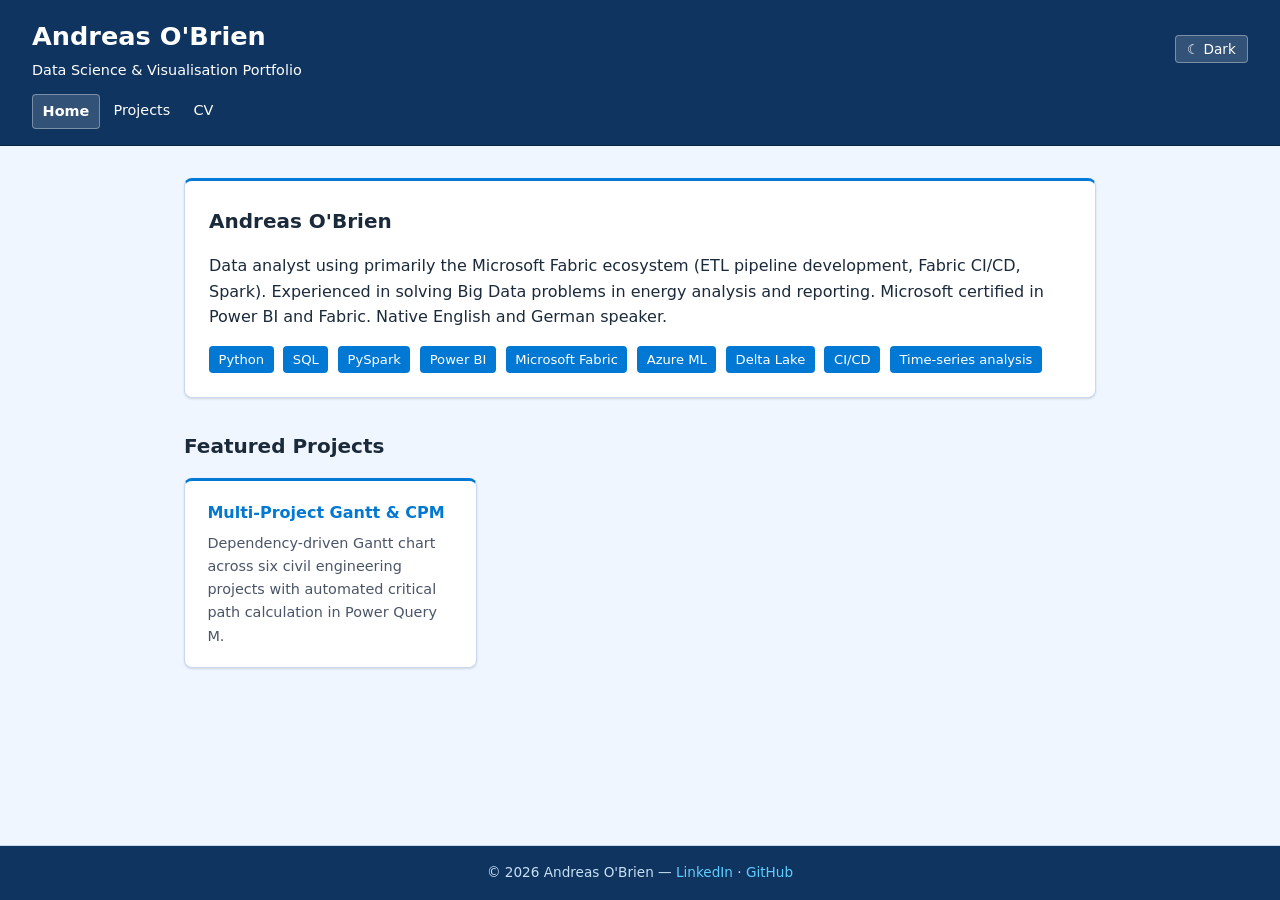
<file: index.html>
<!DOCTYPE html>
<html lang="en">
<head>
  <meta charset="UTF-8" />
  <meta name="viewport" content="width=device-width, initial-scale=1.0" />
  <title>Andreas O'Brien | Data Portfolio</title>
  <meta name="description" content="Portfolio of Andreas O'Brien — Data Analyst specialising in Microsoft Fabric, Power BI, and renewable energy analytics." />
  <link rel="stylesheet" href="assets/css/style.css" />
  <script>(function(){var t=localStorage.getItem('portfolio-theme');if(t)document.documentElement.dataset.theme=t;})()</script>
</head>
<body>
  <header>
    <div class="header-top">
      <div>
        <h1>Andreas O'Brien</h1>
        <p class="subtitle">Data Science &amp; Visualisation Portfolio</p>
      </div>
      <button id="theme-toggle" aria-label="Switch to dark mode">Theme</button>
    </div>
    <nav>
      <a href="index.html" aria-current="page">Home</a>
      <a href="projects/index.html">Projects</a>
      <a href="cv.html">CV</a>
    </nav>
  </header>

  <main>
    <section class="intro">
      <h2>Andreas O'Brien</h2>
      <p>
        Data analyst using primarily the Microsoft Fabric ecosystem (ETL pipeline development, Fabric CI/CD, Spark).
        Experienced in solving Big Data problems in energy analysis and reporting.
        Microsoft certified in Power BI and Fabric. Native English and German speaker.
      </p>
      <ul class="skills-list">
        <li>Python</li>
        <li>SQL</li>
        <li>PySpark</li>
        <li>Power BI</li>
        <li>Microsoft Fabric</li>
        <li>Azure ML</li>
        <li>Delta Lake</li>
        <li>CI/CD</li>
        <li>Time-series analysis</li>
      </ul>
    </section>

    <section class="featured">
      <h2>Featured Projects</h2>
      <div class="card-grid">
        <a class="card" href="projects/project-timelines.html">
          <h3>Multi-Project Gantt &amp; CPM</h3>
          <p>Dependency-driven Gantt chart across six civil engineering projects with automated critical path calculation in Power Query M.</p>
        </a>

      </div>
    </section>
  </main>

  <footer>
    <p>&copy; 2026 Andreas O'Brien &mdash; <a href="https://www.linkedin.com/in/andreasobrien" rel="noopener noreferrer">LinkedIn</a> &middot; <a href="https://github.com/Andrea564/portfolio" rel="noopener noreferrer">GitHub</a></p>
  </footer>
  <script src="assets/js/theme.js"></script>
</body>
</html>
</file>
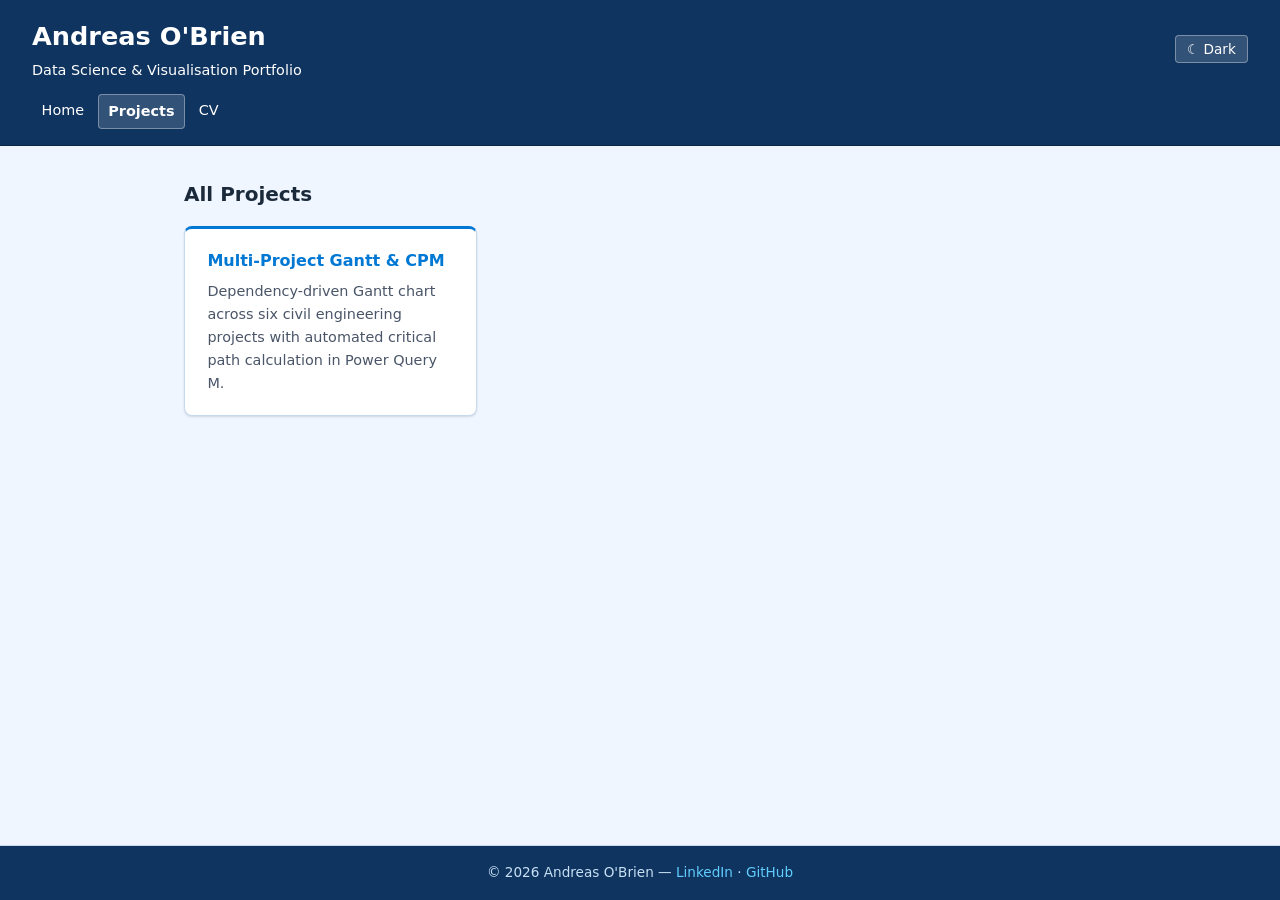
<file: projects/index.html>
<!DOCTYPE html>
<html lang="en">
<head>
  <meta charset="UTF-8" />
  <meta name="viewport" content="width=device-width, initial-scale=1.0" />
  <title>Projects | Andreas O'Brien</title>
  <meta name="description" content="Data science and Power BI projects by Andreas O'Brien, including renewable energy analytics and interactive dashboards." />
  <link rel="stylesheet" href="../assets/css/style.css" />
  <script>(function(){var t=localStorage.getItem('portfolio-theme');if(t)document.documentElement.dataset.theme=t;})()</script>
</head>
<body>
  <header>
    <div class="header-top">
      <div>
        <h1>Andreas O'Brien</h1>
        <p class="subtitle">Data Science &amp; Visualisation Portfolio</p>
      </div>
      <button id="theme-toggle" aria-label="Switch to dark mode">Theme</button>
    </div>
    <nav>
      <a href="../index.html">Home</a>
      <a href="index.html" aria-current="page">Projects</a>
      <a href="../cv.html">CV</a>
    </nav>
  </header>

  <main>
    <h2>All Projects</h2>
    <div class="card-grid">
      <a class="card" href="project-timelines.html">
        <h3>Multi-Project Gantt &amp; CPM</h3>
        <p>Dependency-driven Gantt chart across six civil engineering projects with automated critical path calculation in Power Query M.</p>
      </a>

    </div>
  </main>

  <footer>
    <p>&copy; 2026 Andreas O'Brien &mdash; <a href="https://www.linkedin.com/in/andreasobrien" rel="noopener noreferrer">LinkedIn</a> &middot; <a href="https://github.com/Andrea564/portfolio" rel="noopener noreferrer">GitHub</a></p>
  </footer>
  <script src="../assets/js/theme.js"></script>
</body>
</html>
</file>
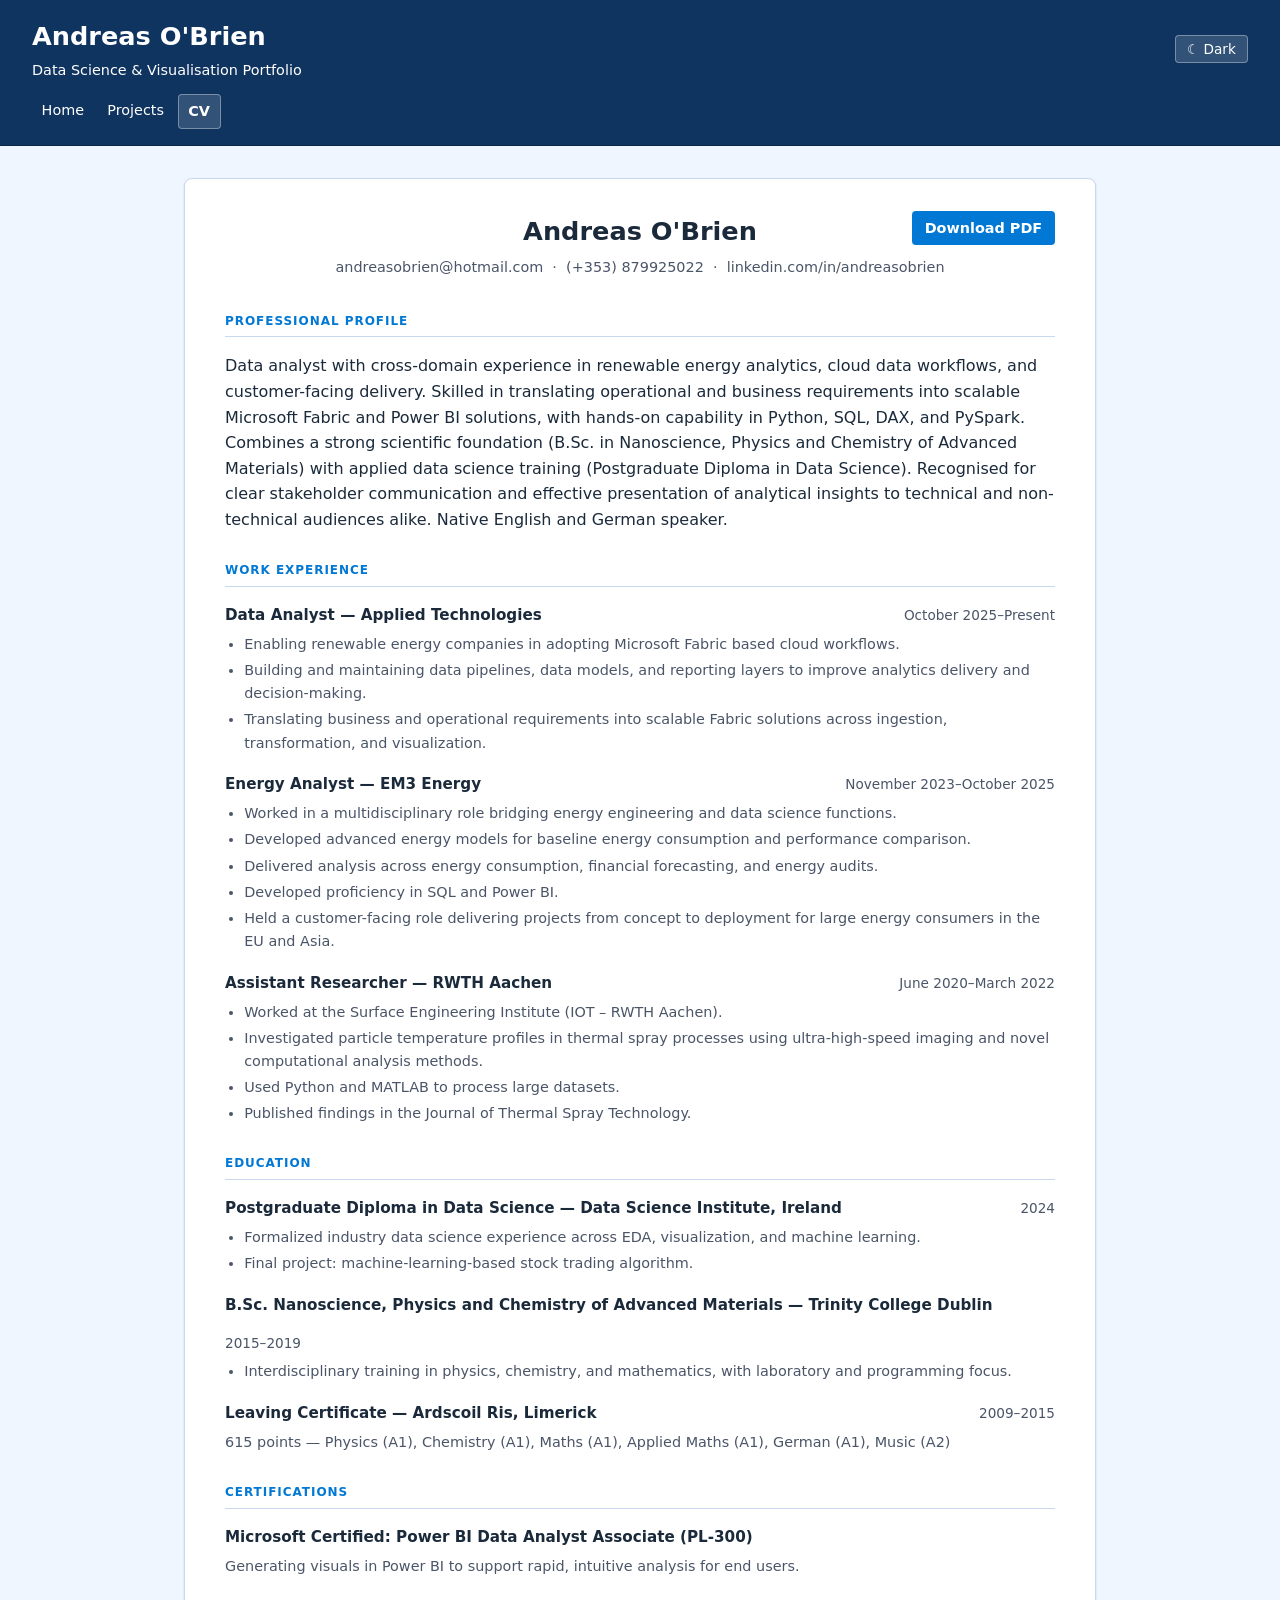
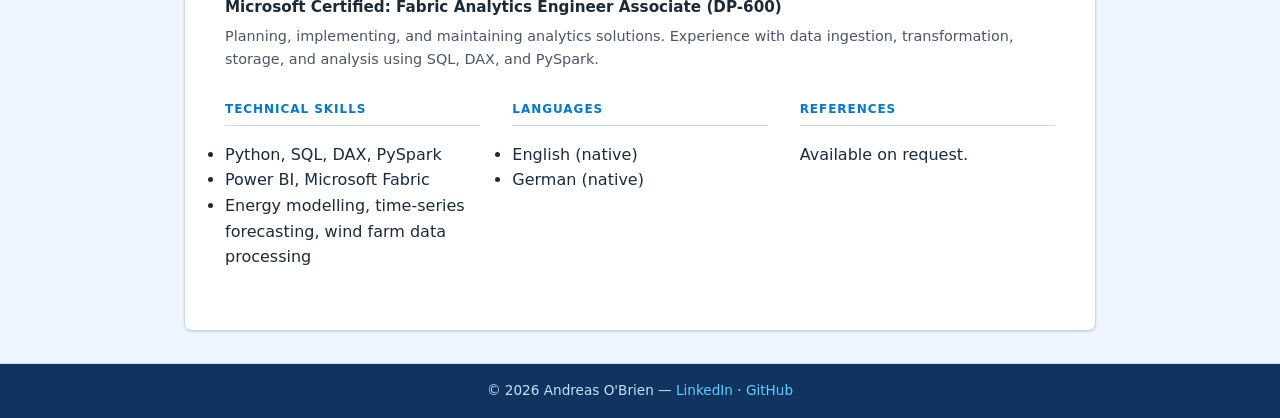
<file: cv.html>
<!DOCTYPE html>
<html lang="en">
<head>
  <meta charset="UTF-8" />
  <meta name="viewport" content="width=device-width, initial-scale=1.0" />
  <title>CV | Andreas O'Brien</title>
  <meta name="description" content="CV of Andreas O'Brien — Data Analyst specialising in Microsoft Fabric, Power BI, and renewable energy analytics." />
  <link rel="stylesheet" href="assets/css/style.css" />
  <script>(function(){var t=localStorage.getItem('portfolio-theme');if(t)document.documentElement.dataset.theme=t;})()</script>
</head>
<body>
  <header>
    <div class="header-top">
      <div>
        <h1>Andreas O'Brien</h1>
        <p class="subtitle">Data Science &amp; Visualisation Portfolio</p>
      </div>
      <button id="theme-toggle" aria-label="Switch to dark mode">Theme</button>
    </div>
    <nav>
      <a href="index.html">Home</a>
      <a href="projects/index.html">Projects</a>
      <a href="cv.html" aria-current="page">CV</a>
    </nav>
  </header>

  <main>
    <article class="cv">

      <div class="cv-topbar">
        <div></div>
        <div class="cv-topbar-center">
          <h2 class="cv-name">Andreas O'Brien</h2>
          <p class="cv-contact">
            andreasobrien@hotmail.com &nbsp;&middot;&nbsp;
            (+353) 879925022 &nbsp;&middot;&nbsp;
            linkedin.com/in/andreasobrien
          </p>
        </div>
        <div class="cv-topbar-right">
          <a class="btn-download" href="assets/files/Andreas_OBrien_CV.pdf" download>Download PDF</a>
        </div>
      </div>

      <section class="cv-section">
        <h3 class="cv-section-title">Professional Profile</h3>
        <p>Data analyst with cross-domain experience in renewable energy analytics, cloud data workflows, and customer-facing delivery. Skilled in translating operational and business requirements into scalable Microsoft Fabric and Power BI solutions, with hands-on capability in Python, SQL, DAX, and PySpark. Combines a strong scientific foundation (B.Sc. in Nanoscience, Physics and Chemistry of Advanced Materials) with applied data science training (Postgraduate Diploma in Data Science). Recognised for clear stakeholder communication and effective presentation of analytical insights to technical and non-technical audiences alike. Native English and German speaker.</p>
      </section>

      <section class="cv-section">
        <h3 class="cv-section-title">Work Experience</h3>

        <div class="cv-entry">
          <div class="cv-entry-header">
            <span class="cv-entry-title">Data Analyst — Applied Technologies</span>
            <span class="cv-entry-date">October 2025–Present</span>
          </div>
          <ul>
            <li>Enabling renewable energy companies in adopting Microsoft Fabric based cloud workflows.</li>
            <li>Building and maintaining data pipelines, data models, and reporting layers to improve analytics delivery and decision-making.</li>
            <li>Translating business and operational requirements into scalable Fabric solutions across ingestion, transformation, and visualization.</li>
          </ul>
        </div>

        <div class="cv-entry">
          <div class="cv-entry-header">
            <span class="cv-entry-title">Energy Analyst — EM3 Energy</span>
            <span class="cv-entry-date">November 2023–October 2025</span>
          </div>
          <ul>
            <li>Worked in a multidisciplinary role bridging energy engineering and data science functions.</li>
            <li>Developed advanced energy models for baseline energy consumption and performance comparison.</li>
            <li>Delivered analysis across energy consumption, financial forecasting, and energy audits.</li>
            <li>Developed proficiency in SQL and Power BI.</li>
            <li>Held a customer-facing role delivering projects from concept to deployment for large energy consumers in the EU and Asia.</li>
          </ul>
        </div>

        <div class="cv-entry">
          <div class="cv-entry-header">
            <span class="cv-entry-title">Assistant Researcher — RWTH Aachen</span>
            <span class="cv-entry-date">June 2020–March 2022</span>
          </div>
          <ul>
            <li>Worked at the Surface Engineering Institute (IOT – RWTH Aachen).</li>
            <li>Investigated particle temperature profiles in thermal spray processes using ultra-high-speed imaging and novel computational analysis methods.</li>
            <li>Used Python and MATLAB to process large datasets.</li>
            <li>Published findings in the Journal of Thermal Spray Technology.</li>
          </ul>
        </div>
      </section>

      <section class="cv-section">
        <h3 class="cv-section-title">Education</h3>

        <div class="cv-entry">
          <div class="cv-entry-header">
            <span class="cv-entry-title">Postgraduate Diploma in Data Science — Data Science Institute, Ireland</span>
            <span class="cv-entry-date">2024</span>
          </div>
          <ul>
            <li>Formalized industry data science experience across EDA, visualization, and machine learning.</li>
            <li>Final project: machine-learning-based stock trading algorithm.</li>
          </ul>
        </div>

        <div class="cv-entry">
          <div class="cv-entry-header">
            <span class="cv-entry-title">B.Sc. Nanoscience, Physics and Chemistry of Advanced Materials — Trinity College Dublin</span>
            <span class="cv-entry-date">2015–2019</span>
          </div>
          <ul>
            <li>Interdisciplinary training in physics, chemistry, and mathematics, with laboratory and programming focus.</li>
          </ul>
        </div>

        <div class="cv-entry">
          <div class="cv-entry-header">
            <span class="cv-entry-title">Leaving Certificate — Ardscoil Ris, Limerick</span>
            <span class="cv-entry-date">2009–2015</span>
          </div>
          <p>615 points &mdash; Physics (A1), Chemistry (A1), Maths (A1), Applied Maths (A1), German (A1), Music (A2)</p>
        </div>
      </section>

      <section class="cv-section">
        <h3 class="cv-section-title">Certifications</h3>
        <div class="cv-entry">
          <div class="cv-entry-header">
            <span class="cv-entry-title">Microsoft Certified: Power BI Data Analyst Associate (PL-300)</span>
          </div>
          <p>Generating visuals in Power BI to support rapid, intuitive analysis for end users.</p>
        </div>
        <div class="cv-entry">
          <div class="cv-entry-header">
            <span class="cv-entry-title">Microsoft Certified: Fabric Analytics Engineer Associate (DP-600)</span>
          </div>
          <p>Planning, implementing, and maintaining analytics solutions. Experience with data ingestion, transformation, storage, and analysis using SQL, DAX, and PySpark.</p>
        </div>
      </section>

      <div class="cv-columns">
        <section class="cv-section">
          <h3 class="cv-section-title">Technical Skills</h3>
          <ul>
            <li>Python, SQL, DAX, PySpark</li>
            <li>Power BI, Microsoft Fabric</li>
            <li>Energy modelling, time-series forecasting, wind farm data processing</li>
          </ul>
        </section>

        <section class="cv-section">
          <h3 class="cv-section-title">Languages</h3>
          <ul>
            <li>English (native)</li>
            <li>German (native)</li>
          </ul>
        </section>

        <section class="cv-section">
          <h3 class="cv-section-title">References</h3>
          <p>Available on request.</p>
        </section>
      </div>

    </article>
  </main>

  <footer>
    <p>&copy; 2026 Andreas O'Brien &mdash; <a href="https://www.linkedin.com/in/andreasobrien" rel="noopener noreferrer">LinkedIn</a> &middot; <a href="https://github.com/Andrea564/portfolio" rel="noopener noreferrer">GitHub</a></p>
  </footer>
  <script src="assets/js/theme.js"></script>
</body>
</html>
</file>
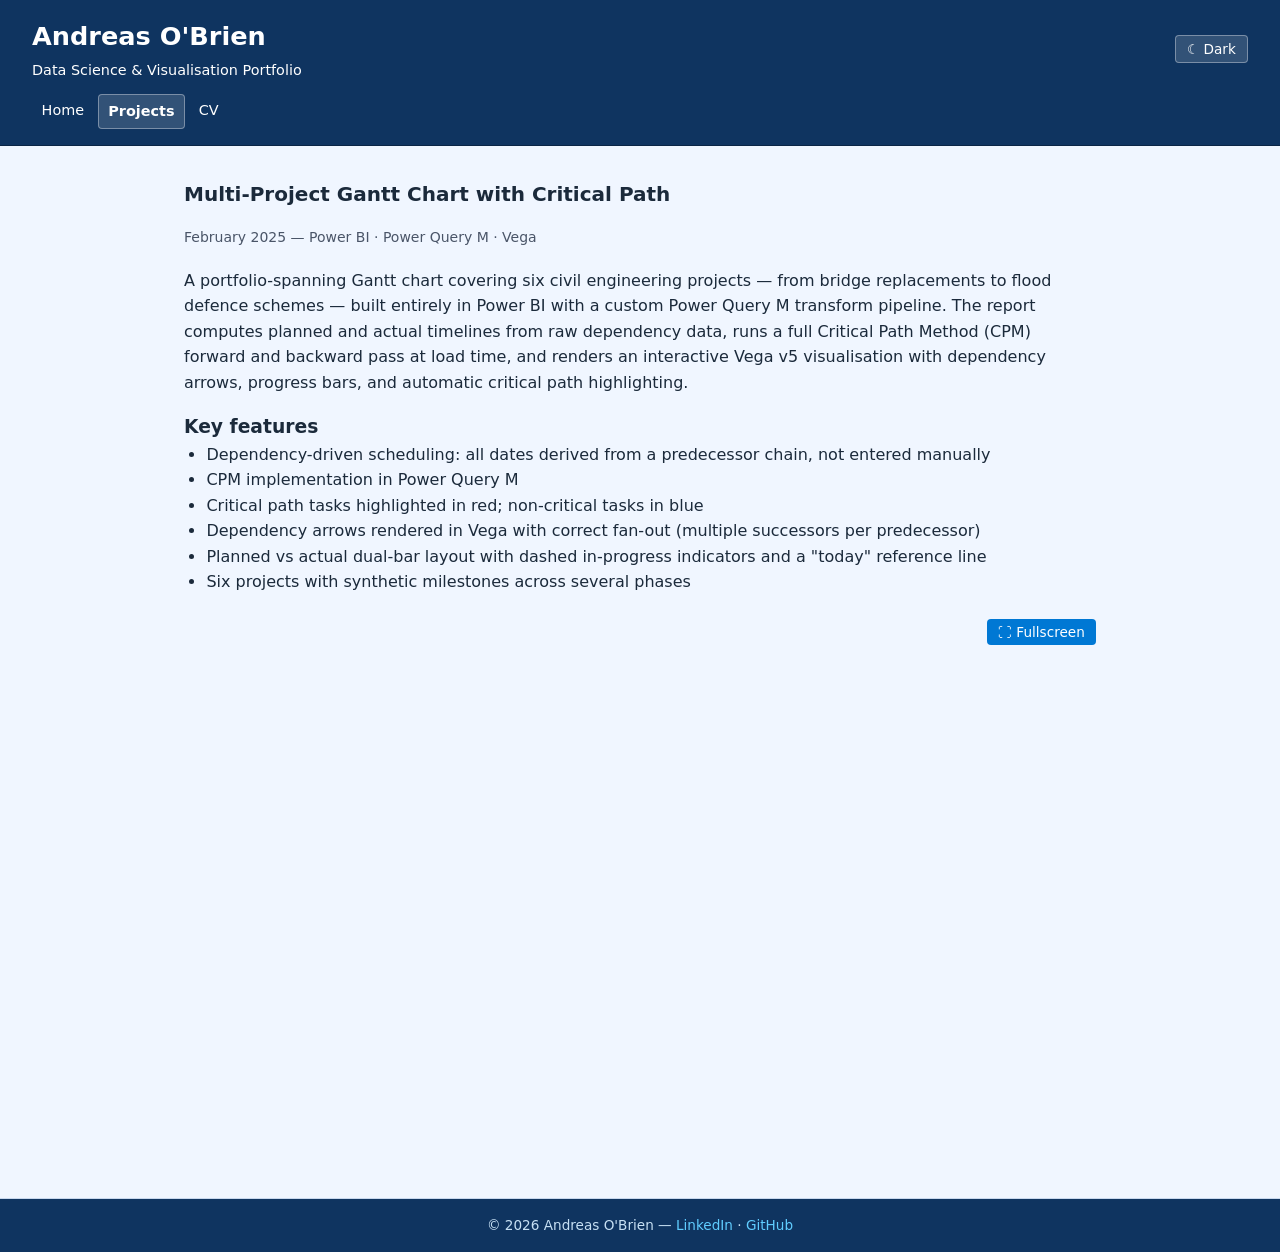
<file: projects/project-timelines.html>
<!DOCTYPE html>
<html lang="en">
<head>
  <meta charset="UTF-8" />
  <meta name="viewport" content="width=device-width, initial-scale=1.0" />
  <title>Multi-Project Gantt &amp; CPM | Andreas O'Brien</title>
  <meta name="description" content="An interactive multi-project Gantt chart built in Power BI with a JavaScript CPM engine computing critical paths, planned vs actual progress, and dependency arrows." />
  <link rel="stylesheet" href="../assets/css/style.css" />
  <script>(function(){var t=localStorage.getItem('portfolio-theme');if(t)document.documentElement.dataset.theme=t;})()</script>
</head>
<body>
  <header>
    <div class="header-top">
      <div>
        <h1>Andreas O'Brien</h1>
        <p class="subtitle">Data Science &amp; Visualisation Portfolio</p>
      </div>
      <button id="theme-toggle" aria-label="Switch to dark mode">Theme</button>
    </div>
    <nav>
      <a href="../index.html">Home</a>
      <a href="index.html" aria-current="page">Projects</a>
      <a href="../cv.html">CV</a>
    </nav>
  </header>

  <main>
    <article class="project">
      <h2>Multi-Project Gantt Chart with Critical Path</h2>
      <p class="meta">February 2025 &mdash; Power BI &middot; Power Query M &middot; Vega</p>

      <p>
        A portfolio-spanning Gantt chart covering six civil engineering projects — from bridge replacements
        to flood defence schemes — built entirely in Power BI with a custom Power Query M transform pipeline.
        The report computes planned and actual timelines from raw dependency data, runs a full
        Critical Path Method (CPM) forward and backward pass at load time, and renders an interactive
        Vega v5 visualisation with dependency arrows, progress bars, and automatic critical path highlighting.
      </p>

      <h3>Key features</h3>
      <ul>
        <li>Dependency-driven scheduling: all dates derived from a predecessor chain, not entered manually</li>
        <li>CPM implementation in Power Query M</li>
        <li>Critical path tasks highlighted in red; non-critical tasks in blue</li>
        <li>Dependency arrows rendered in Vega with correct fan-out (multiple successors per predecessor)</li>
        <li>Planned vs actual dual-bar layout with dashed in-progress indicators and a "today" reference line</li>
        <li>Six projects with synthetic milestones across several phases</li>
      </ul>

      <div class="embed-wrapper">
        <button class="btn-fullscreen" onclick="document.getElementById('pbi-embed').requestFullscreen()" aria-label="Fullscreen">&#x26F6; Fullscreen</button>
        <iframe
          id="pbi-embed"
          title="project_timeline_v1"
          width="1280"
          height="720"
          src="https://app.powerbi.com/view?r=eyJrIjoiYjg5NmFkYWItNTU5OC00ODUyLWFmZjMtZGIzYjJmNTZiODM4IiwidCI6ImI2NjExM2E4LWE5NzQtNGNlYi1iZTY2LTg5Y2QyNzA4NmIwZCJ9"
          frameborder="0"
          allowfullscreen
        ></iframe>
      </div>
    </article>
  </main>

  <footer>
    <p>&copy; 2026 Andreas O'Brien &mdash; <a href="https://www.linkedin.com/in/andreasobrien" rel="noopener noreferrer">LinkedIn</a> &middot; <a href="https://github.com/Andrea564/portfolio" rel="noopener noreferrer">GitHub</a></p>
  </footer>
  <script src="../assets/js/theme.js"></script>
</body>
</html>
</file>
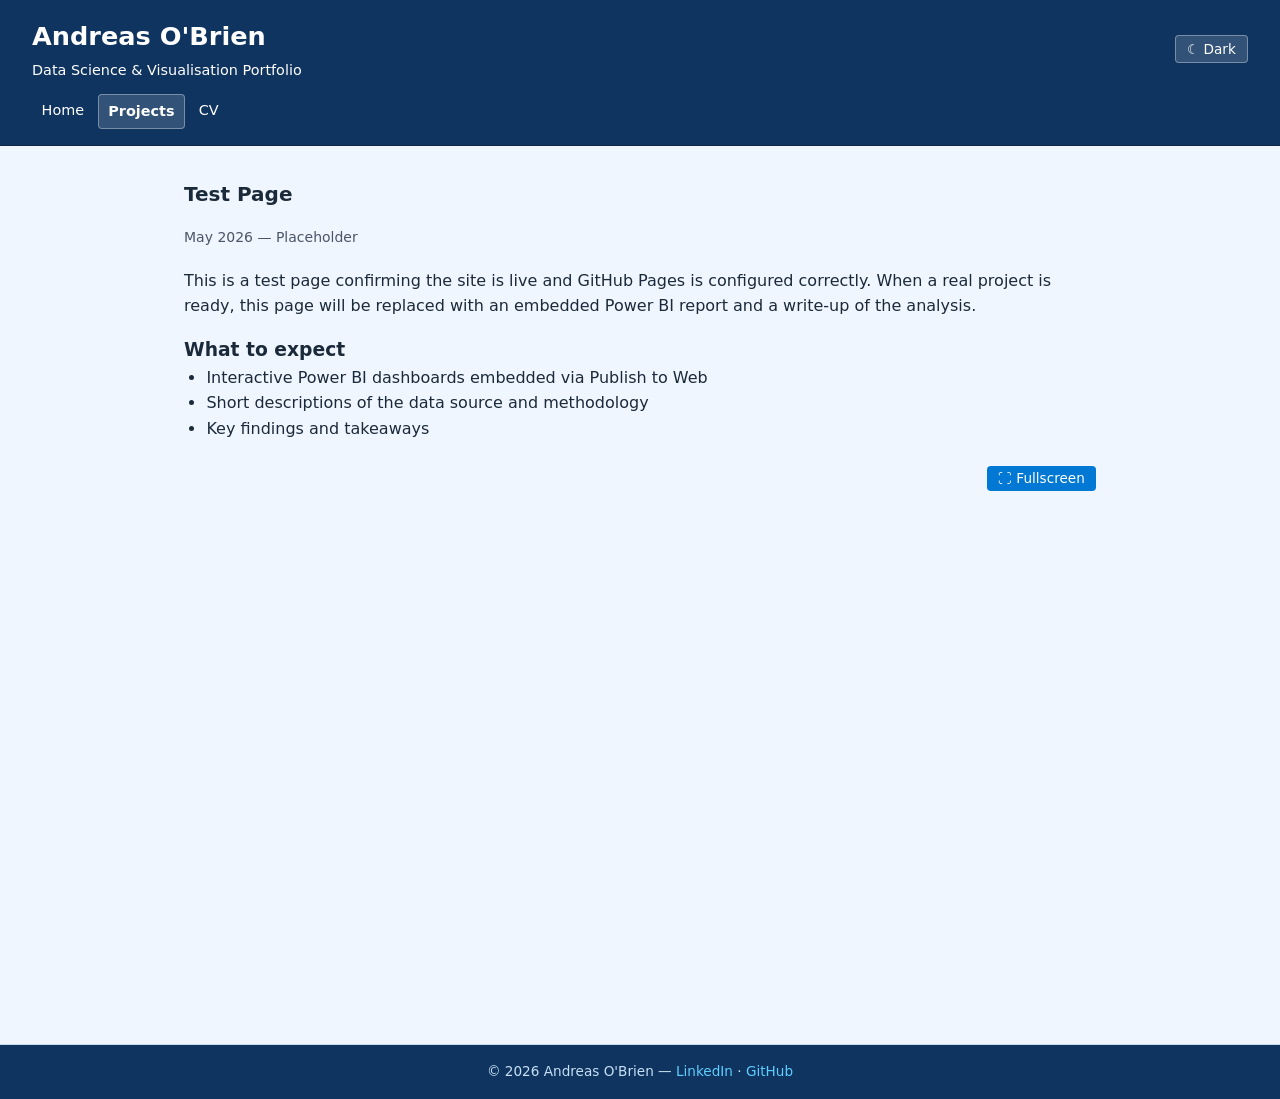
<file: projects/test-page.html>
<!DOCTYPE html>
<html lang="en">
<head>
  <meta charset="UTF-8" />
  <meta name="viewport" content="width=device-width, initial-scale=1.0" />
  <title>Test Page | Andreas O'Brien</title>
  <meta name="description" content="A placeholder project page confirming the portfolio site is live. Future projects will feature embedded Power BI dashboards and analysis write-ups." />
  <link rel="stylesheet" href="../assets/css/style.css" />
  <script>(function(){var t=localStorage.getItem('portfolio-theme');if(t)document.documentElement.dataset.theme=t;})()</script>
</head>
<body>
  <header>
    <div class="header-top">
      <div>
        <h1>Andreas O'Brien</h1>
        <p class="subtitle">Data Science &amp; Visualisation Portfolio</p>
      </div>
      <button id="theme-toggle" aria-label="Switch to dark mode">Theme</button>
    </div>
    <nav>
      <a href="../index.html">Home</a>
      <a href="index.html" aria-current="page">Projects</a>
      <a href="../cv.html">CV</a>
    </nav>
  </header>

  <main>
    <article class="project">
      <h2>Test Page</h2>
      <p class="meta">May 2026 &mdash; Placeholder</p>

      <p>
        This is a test page confirming the site is live and GitHub Pages is configured correctly.
        When a real project is ready, this page will be replaced with an embedded Power BI report
        and a write-up of the analysis.
      </p>

      <h3>What to expect</h3>
      <ul>
        <li>Interactive Power BI dashboards embedded via Publish to Web</li>
        <li>Short descriptions of the data source and methodology</li>
        <li>Key findings and takeaways</li>
      </ul>

      <div class="embed-wrapper">
        <button class="btn-fullscreen" onclick="document.getElementById('pbi-embed').requestFullscreen()" aria-label="Fullscreen">&#x26F6; Fullscreen</button>
        <iframe
          id="pbi-embed"
          title="ember_v1"
          height="612"
          src="https://app.powerbi.com/view?r=eyJrIjoiMDhkMzZhNTgtMDY4Ny00NjhjLWI5NmMtZTY5M2QwNzgxM2RmIiwidCI6ImI2NjExM2E4LWE5NzQtNGNlYi1iZTY2LTg5Y2QyNzA4NmIwZCJ9"
          frameborder="0"
          allowfullscreen
        ></iframe>
      </div>
    </article>
  </main>

  <footer>
    <p>&copy; 2026 Andreas O'Brien &mdash; <a href="https://www.linkedin.com/in/andreasobrien" rel="noopener noreferrer">LinkedIn</a> &middot; <a href="https://github.com/Andrea564/portfolio" rel="noopener noreferrer">GitHub</a></p>
  </footer>
  <script src="../assets/js/theme.js"></script>
</body>
</html>
</file>
<file: assets/css/style.css>
/* ── Fluent Design tokens ─────────────────────────── */
:root {
  /* Light theme (Windows 11 / Fluent) */
  --color-bg:            #F0F6FF;
  --color-surface:       #FFFFFF;
  --color-surface-alt:   #F5F9FF;
  --color-border:        #C8D8EE;
  --color-text:          #1B2A3B;
  --color-text-secondary:#4A5568;
  --color-accent:        #0078D4;
  --color-accent-hover:  #106EBE;
  --color-accent-text:   #FFFFFF;
  --color-header-bg:     #0F3460;
  --color-header-border: #0A2545;
  --color-header-text:   #FFFFFF;
  --color-header-subtle: #FFFFFF;
  --color-footer-bg:     #0F3460;
  --color-footer-text:   #C7E0F4;
  --color-placeholder-bg:#C7E0F4;
  --color-placeholder-border: #0078D4;
  --color-card-accent:   #0078D4;
  --shadow-card:         0 1px 3px rgba(0,0,0,0.08), 0 1px 2px rgba(0,0,0,0.06);
  --shadow-card-hover:   0 4px 16px rgba(0,120,212,0.18), 0 2px 6px rgba(0,0,0,0.08);
}

@media (prefers-color-scheme: dark) {
  :root {
    /* Dark theme (Windows 11 dark / Fluent) */
    --color-bg:            #1F1F1F;
    --color-surface:       #2D2D2D;
    --color-surface-alt:   #292929;
    --color-border:        #3D3D3D;
    --color-text:          #FFFFFF;
    --color-text-secondary:#D2D0CE;
    --color-accent:        #60CDFF;
    --color-accent-hover:  #8BD9FF;
    --color-accent-text:   #000000;
    --color-header-bg:     #2D2D2D;
    --color-header-border: #3D3D3D;
    --color-footer-bg:     #2D2D2D;
    --color-footer-text:   #D2D0CE;
    --color-placeholder-bg:#1A2B38;
    --color-placeholder-border: #2E4D66;
    --shadow-card:         0 1px 3px rgba(0,0,0,0.3), 0 1px 2px rgba(0,0,0,0.2);
    --shadow-card-hover:   0 4px 12px rgba(0,0,0,0.4), 0 2px 6px rgba(0,0,0,0.3);
  }
}

/* ── Dark theme: also set header/footer tokens not in media query ── */
@media (prefers-color-scheme: dark) {
  :root {
    --color-header-text:   #FFFFFF;
    --color-header-subtle: rgba(255,255,255,0.6);
    --color-card-accent:   #60CDFF;
  }
}

/* ── Manual theme overrides (via toggle button) ───── */
html[data-theme="dark"] {
  --color-bg:            #1F1F1F;
  --color-surface:       #2D2D2D;
  --color-surface-alt:   #292929;
  --color-border:        #3D3D3D;
  --color-text:          #FFFFFF;
  --color-text-secondary:#D2D0CE;
  --color-accent:        #60CDFF;
  --color-accent-hover:  #8BD9FF;
  --color-accent-text:   #000000;
  --color-header-bg:     #2D2D2D;
  --color-header-border: #3D3D3D;
  --color-header-text:   #FFFFFF;
  --color-header-subtle: rgba(255,255,255,0.6);
  --color-footer-bg:     #2D2D2D;
  --color-footer-text:   #D2D0CE;
  --color-placeholder-bg:#1A2B38;
  --color-placeholder-border: #2E4D66;
  --color-card-accent:   #60CDFF;
  --shadow-card:         0 1px 3px rgba(0,0,0,0.3), 0 1px 2px rgba(0,0,0,0.2);
  --shadow-card-hover:   0 4px 12px rgba(0,0,0,0.4), 0 2px 6px rgba(0,0,0,0.3);
}

html[data-theme="light"] {
  --color-bg:            #F0F6FF;
  --color-surface:       #FFFFFF;
  --color-surface-alt:   #F5F9FF;
  --color-border:        #C8D8EE;
  --color-text:          #1B2A3B;
  --color-text-secondary:#4A5568;
  --color-accent:        #0078D4;
  --color-accent-hover:  #106EBE;
  --color-accent-text:   #FFFFFF;
  --color-header-bg:     #0F3460;
  --color-header-border: #0A2545;
  --color-header-text:   #FFFFFF;
  --color-header-subtle: #FFFFFF;
  --color-footer-bg:     #0F3460;
  --color-footer-text:   #C7E0F4;
  --color-placeholder-bg:#C7E0F4;
  --color-placeholder-border: #0078D4;
  --color-card-accent:   #0078D4;
  --shadow-card:         0 1px 3px rgba(0,0,0,0.08), 0 1px 2px rgba(0,0,0,0.06);
  --shadow-card-hover:   0 4px 16px rgba(0,120,212,0.18), 0 2px 6px rgba(0,0,0,0.08);
}

/* ── Reset & base ─────────────────────────────────── */
*, *::before, *::after { box-sizing: border-box; margin: 0; padding: 0; }

body {
  font-family: "Segoe UI Variable", "Segoe UI", system-ui, sans-serif;
  background: var(--color-bg);
  color: var(--color-text);
  line-height: 1.6;
  display: flex;
  flex-direction: column;
  min-height: 100vh;
}

/* ── Theme transition ─────────────────────────────── */
body, header, footer, .card, .intro, .cv, #theme-toggle {
  transition: background 0.3s ease, color 0.3s ease, border-color 0.3s ease, box-shadow 0.3s ease;
}

/* ── Header ───────────────────────────────────────── */
header {
  background: var(--color-header-bg);
  border-bottom: 1px solid var(--color-header-border);
  padding: 1rem 2rem;
}

.header-top {
  display: flex;
  align-items: flex-start;
  justify-content: space-between;
  gap: 1rem;
}

header h1 {
  font-size: 1.6rem;
  font-weight: 600;
  color: var(--color-header-text, var(--color-text));
}

header .subtitle {
  font-size: 0.9rem;
  color: var(--color-header-subtle, var(--color-text-secondary));
  margin-top: 0.15rem;
}

header nav {
  margin-top: 0.75rem;
  display: flex;
  gap: 0.25rem;
}

header nav a {
  color: #FFFFFF;
  text-decoration: none;
  font-size: 0.9rem;
  padding: 0.3rem 0.6rem;
  border-radius: 4px;
  transition: background 0.15s, color 0.15s;
}

header nav a:hover {
  background: rgba(255,255,255,0.15);
  color: var(--color-header-text, var(--color-text));
}

header nav a[aria-current="page"] {
  color: #FFFFFF;
  background: rgba(255,255,255,0.15);
  border: 1px solid rgba(255,255,255,0.35);
  font-weight: 600;
}

#theme-toggle {
  background: rgba(255,255,255,0.15);
  border: 1px solid rgba(255,255,255,0.35);
  color: var(--color-header-text, var(--color-accent));
  cursor: pointer;
  font-size: 0.85rem;
  font-family: inherit;
  padding: 0.3rem 0.7rem;
  border-radius: 4px;
  transition: background 0.15s, border-color 0.15s;
  flex-shrink: 0;
  align-self: center;
}

#theme-toggle:hover {
  background: rgba(255,255,255,0.25);
  border-color: rgba(255,255,255,0.6);
}

/* ── Main ─────────────────────────────────────────── */
main {
  flex: 1;
  max-width: 960px;
  width: 100%;
  margin: 2rem auto;
  padding: 0 1.5rem;
}

main h2 {
  margin-bottom: 1rem;
  font-size: 1.25rem;
  font-weight: 600;
  color: var(--color-text);
}

/* ── Intro section ───────────────────────────────── */
.intro {
  background: var(--color-surface);
  border: 1px solid var(--color-border);
  border-top: 3px solid var(--color-accent);
  border-radius: 8px;
  padding: 1.5rem;
  margin-bottom: 2rem;
  box-shadow: var(--shadow-card);
}

.skills-list {
  display: flex;
  flex-wrap: wrap;
  gap: 0.4rem 0.6rem;
  list-style: none;
  padding: 0;
  margin-top: 1rem;
}

.skills-list li {
  background: var(--color-accent);
  color: var(--color-accent-text);
  border-radius: 4px;
  padding: 0.2rem 0.6rem;
  font-size: 0.82rem;
  white-space: nowrap;
}

/* ── Card grid ───────────────────────────────────── */
.card-grid {
  display: grid;
  grid-template-columns: repeat(auto-fill, minmax(240px, 1fr));
  gap: 1rem;
}

.card {
  display: block;
  background: var(--color-surface);
  border: 1px solid var(--color-border);
  border-top: 3px solid var(--color-card-accent, var(--color-accent));
  border-radius: 8px;
  padding: 1.2rem 1.4rem;
  text-decoration: none;
  color: inherit;
  box-shadow: var(--shadow-card);
  transition: box-shadow 0.15s, transform 0.15s, border-color 0.15s;
}

.card:hover {
  box-shadow: var(--shadow-card-hover);
  border-color: var(--color-accent);
  transform: translateY(-2px);
}

.card h3 {
  color: var(--color-accent);
  font-size: 1rem;
  font-weight: 600;
  margin-bottom: 0.4rem;
}

.card p {
  font-size: 0.9rem;
  color: var(--color-text-secondary);
}

/* ── Project article ─────────────────────────────── */
.project p.meta {
  color: var(--color-text-secondary);
  font-size: 0.875rem;
  margin-bottom: 1.2rem;
}
.project p, .project ul { margin-bottom: 1rem; }
.project ul { padding-left: 1.4rem; }

.embed-wrapper {
  position: relative;
  margin-top: 1.5rem;
}

.embed-wrapper iframe {
  display: block;
  width: 100%;
  max-width: 1280px;
  aspect-ratio: 16 / 9;
  height: auto;
}

.btn-fullscreen {
  display: flex;
  align-items: center;
  gap: 0.35rem;
  margin-bottom: 0.5rem;
  margin-left: auto;
  background: var(--color-accent);
  color: var(--color-accent-text);
  border: none;
  border-radius: 4px;
  padding: 0.3rem 0.7rem;
  font-size: 0.85rem;
  font-family: inherit;
  cursor: pointer;
  transition: background 0.15s;
}

.btn-fullscreen:hover { background: var(--color-accent-hover); }

.embed-placeholder {
  display: block;
  width: 100%;
  height: 500px;
  background: var(--color-placeholder-bg);
  border: 2px dashed var(--color-placeholder-border);
  border-radius: 8px;
  color: var(--color-text-secondary);
}

/* ── Dark mode: nav and toggle revert to accent colours ── */
html[data-theme="dark"] header nav a,
html[data-theme="dark"] header nav a:hover,
html[data-theme="dark"] header nav a[aria-current="page"] {
  color: var(--color-accent);
}

html[data-theme="dark"] header nav a:hover {
  background: color-mix(in srgb, var(--color-accent) 10%, transparent);
  color: var(--color-accent-hover);
}

html[data-theme="dark"] header nav a[aria-current="page"] {
  color: var(--color-text);
  background: color-mix(in srgb, var(--color-accent) 12%, transparent);
}

html[data-theme="dark"] #theme-toggle {
  background: none;
  border-color: var(--color-border);
  color: var(--color-accent);
}

html[data-theme="dark"] #theme-toggle:hover {
  background: color-mix(in srgb, var(--color-accent) 10%, transparent);
  border-color: var(--color-accent);
}

@media (prefers-color-scheme: dark) {
  html:not([data-theme="light"]) header nav a { color: var(--color-accent); }
  html:not([data-theme="light"]) header nav a:hover { background: color-mix(in srgb, var(--color-accent) 10%, transparent); color: var(--color-accent-hover); }
  html:not([data-theme="light"]) header nav a[aria-current="page"] { color: var(--color-text); background: color-mix(in srgb, var(--color-accent) 12%, transparent); }
  html:not([data-theme="light"]) #theme-toggle { background: none; border-color: var(--color-border); color: var(--color-accent); }
  html:not([data-theme="light"]) #theme-toggle:hover { background: color-mix(in srgb, var(--color-accent) 10%, transparent); border-color: var(--color-accent); }
}

/* ── CV page ─────────────────────────────────────── */
.cv {
  background: var(--color-surface);
  border: 1px solid var(--color-border);
  border-radius: 8px;
  padding: 2rem 2.5rem;
  box-shadow: var(--shadow-card);
}

.cv-topbar {
  position: relative;
  text-align: center;
  margin-bottom: 2rem;
}

.cv-topbar-center {
  display: inline-block;
}

.cv-topbar-right {
  position: absolute;
  top: 0;
  right: 0;
}

.cv-name {
  font-size: 1.6rem;
  font-weight: 600;
  color: var(--color-text);
  margin-bottom: 0.25rem;
}

.cv-contact {
  font-size: 0.9rem;
  color: var(--color-text-secondary);
}

.cv-contact a {
  color: var(--color-accent);
  text-decoration: none;
}

.cv-contact a:hover { text-decoration: underline; }

.btn-download {
  display: inline-block;
  background: var(--color-accent);
  color: var(--color-accent-text);
  text-decoration: none;
  padding: 0.35rem 0.8rem;
  border-radius: 4px;
  font-size: 0.9rem;
  font-weight: 600;
  white-space: nowrap;
  transition: background 0.15s;
  flex-shrink: 0;
}

.btn-download:hover { background: var(--color-accent-hover); }

.cv-section {
  margin-bottom: 1.8rem;
}

.cv-section-title {
  font-size: 0.75rem;
  font-weight: 700;
  text-transform: uppercase;
  letter-spacing: 0.08em;
  color: var(--color-accent);
  border-bottom: 1px solid var(--color-border);
  padding-bottom: 0.35rem;
  margin-bottom: 1rem;
}

.cv-entry {
  margin-bottom: 1.1rem;
}

.cv-entry-header {
  display: flex;
  justify-content: space-between;
  align-items: baseline;
  gap: 1rem;
  flex-wrap: wrap;
  margin-bottom: 0.35rem;
}

.cv-entry-title {
  font-weight: 600;
  font-size: 0.95rem;
  color: var(--color-text);
}

.cv-entry-date {
  font-size: 0.85rem;
  color: var(--color-text-secondary);
  white-space: nowrap;
}

.cv-entry ul {
  padding-left: 1.2rem;
  margin-top: 0.25rem;
}

.cv-entry li {
  font-size: 0.9rem;
  color: var(--color-text-secondary);
  margin-bottom: 0.2rem;
}

.cv-entry p {
  font-size: 0.9rem;
  color: var(--color-text-secondary);
}

.cv-columns {
  display: grid;
  grid-template-columns: repeat(auto-fill, minmax(200px, 1fr));
  gap: 0 2rem;
}

/* ── Footer ───────────────────────────────────────── */
footer {
  background: var(--color-footer-bg);
  border-top: 1px solid var(--color-border);
  color: var(--color-footer-text);
  text-align: center;
  padding: 1rem;
  font-size: 0.85rem;
}

footer a {
  color: #60CDFF;
  text-decoration: none;
}

footer a:hover {
  text-decoration: underline;
}
</file>
